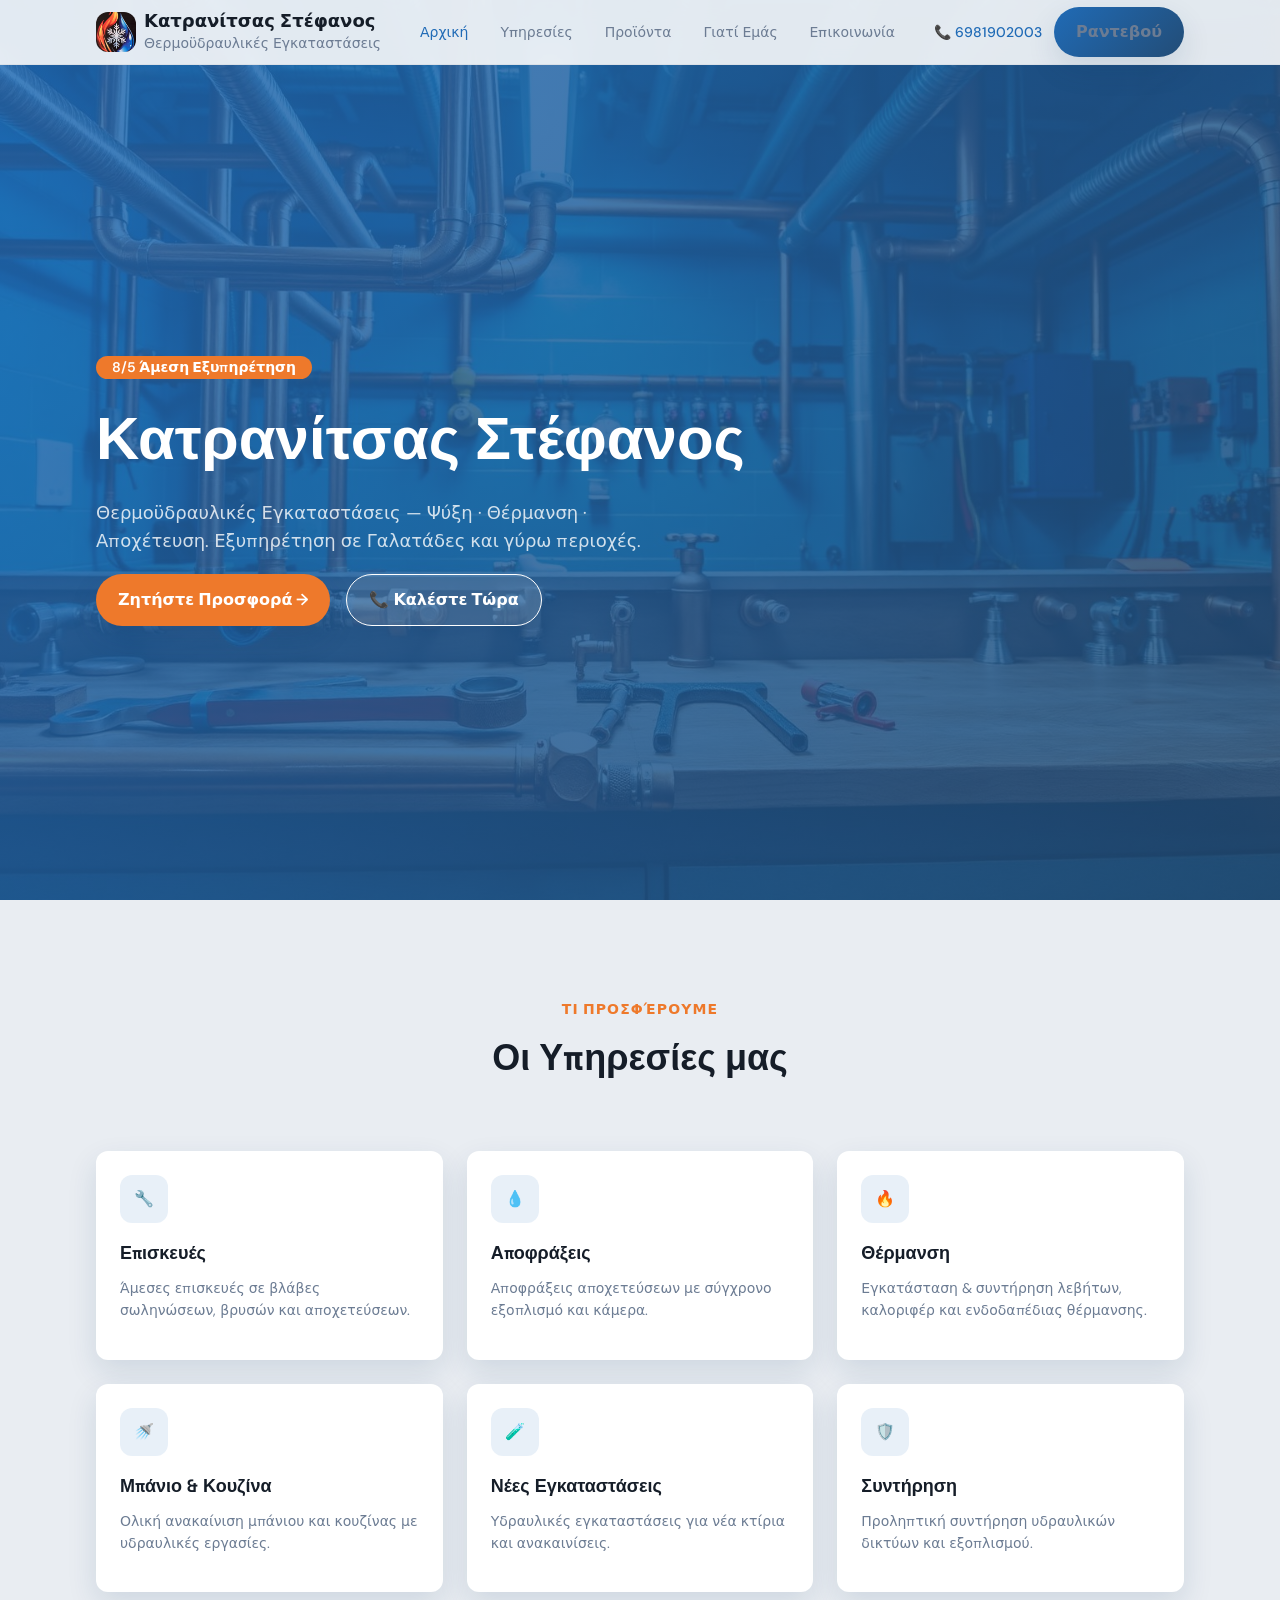
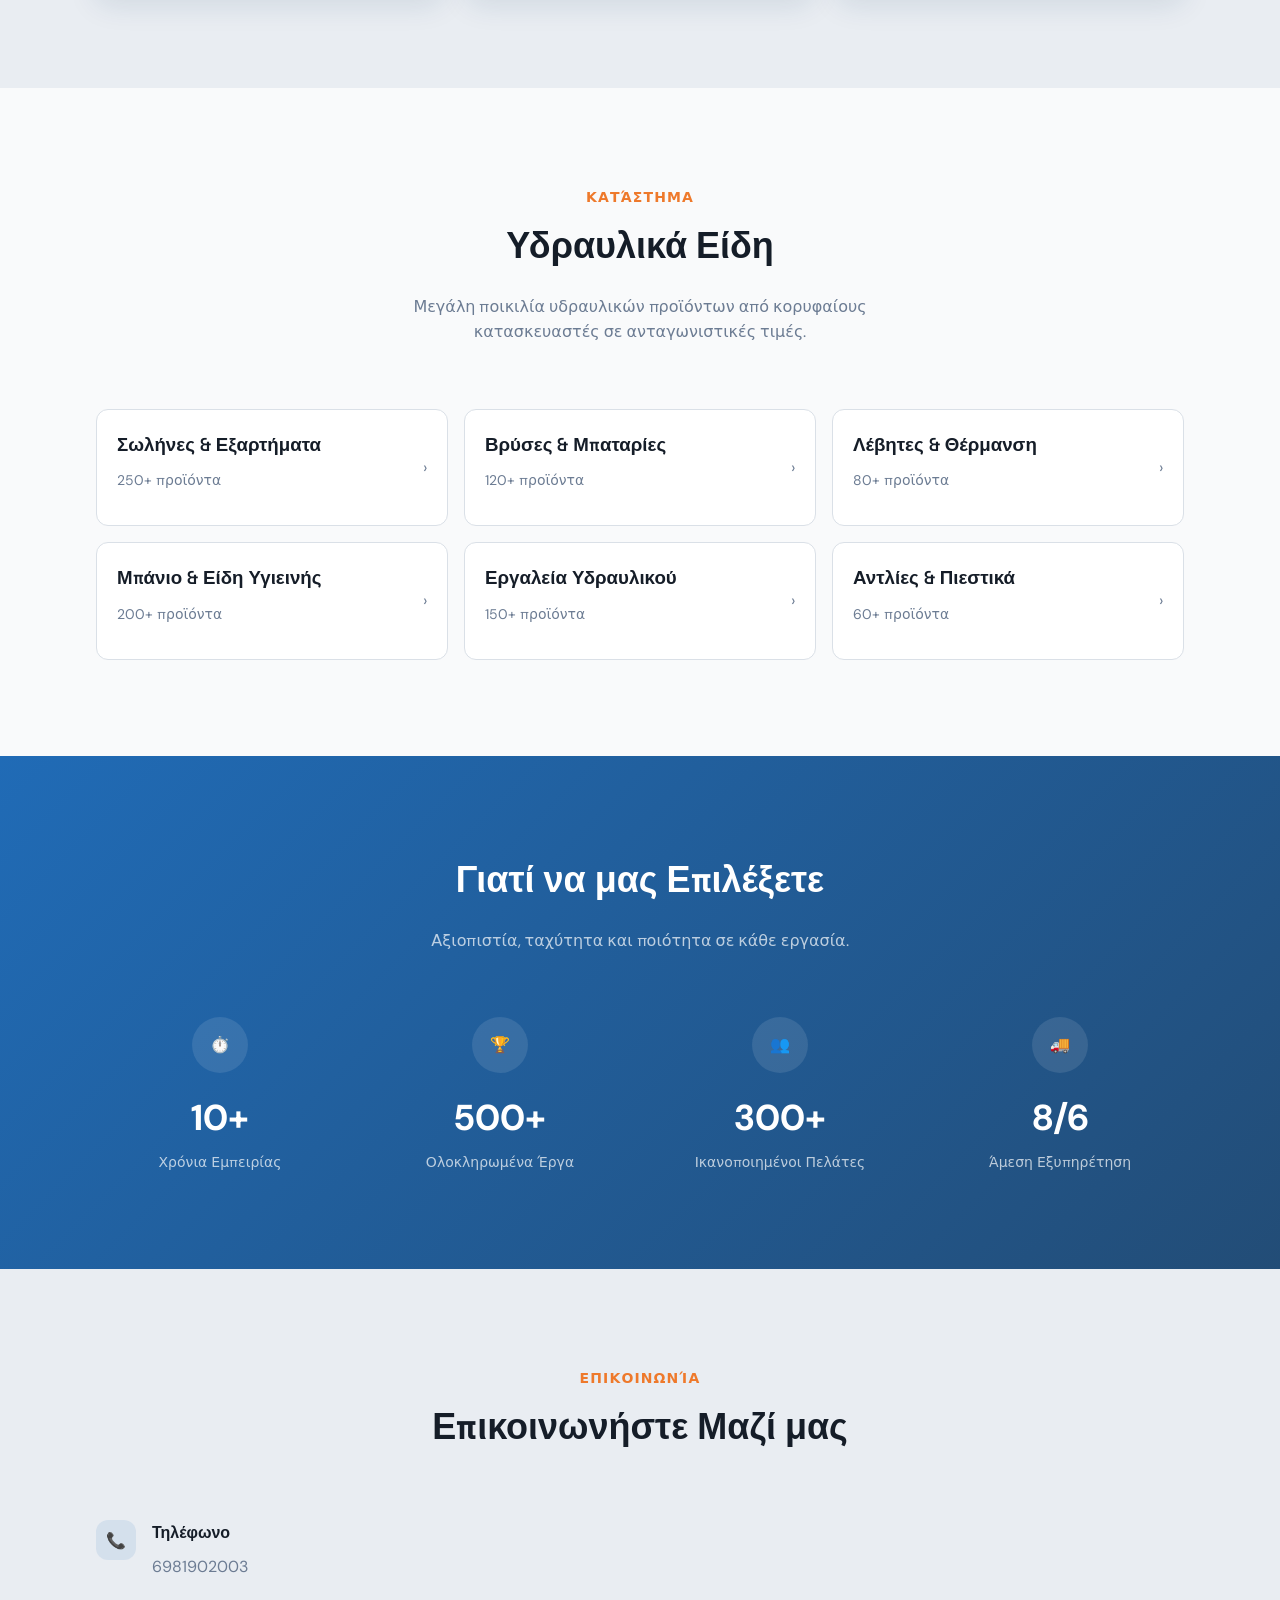
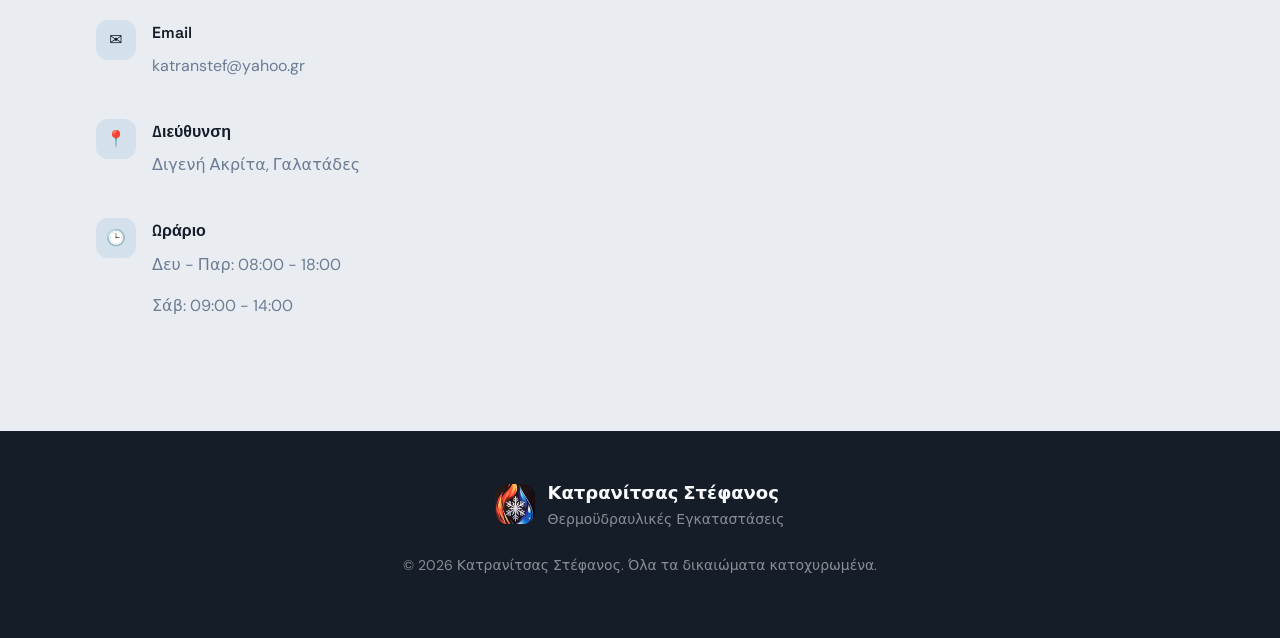
<file: main.html>
<!doctype html>
<html>
  <head>
    <meta charset="UTF-8" />
    <meta name="viewport" content="width=device-width, initial-scale=1" />
    <title>Plumber Buddy Pro</title>
    <link rel="stylesheet" href="/index.css" />
    <link rel="stylesheet" href="/App.css" />
  <script defer src="/static/js/main.e4d0ba6e.js"></script></head>
  <body>
    <main id="app"></main>
  </body>
</html>
</file>
<file: index.css>
@import url('https://fonts.googleapis.com/css2?family=Space+Grotesk:wght@400;500;600;700&family=DM+Sans:wght@400;500;600;700&display=swap');

:root {
  --background: hsl(210 20% 98%);
  --foreground: hsl(215 30% 12%);
  --card: hsl(0 0% 100%);
  --card-foreground: hsl(215 30% 12%);
  --primary: hsl(210 70% 42%);
  --primary-foreground: hsl(0 0% 100%);
  --secondary: hsl(210 25% 93%);
  --secondary-foreground: hsl(215 30% 12%);
  --muted: hsl(210 20% 95%);
  --muted-foreground: hsl(215 15% 50%);
  --accent: hsl(24 85% 55%);
  --accent-foreground: hsl(0 0% 100%);
  --border: hsl(210 20% 88%);
  --radius: 0.75rem;

  --font-display: 'Space Grotesk', sans-serif;
  --font-body: 'DM Sans', sans-serif;
}

*,
*::before,
*::after {
  box-sizing: border-box;
}

html,
body {
  margin: 0;
  padding: 0;
}

body {
  font-family: var(--font-body);
  background: var(--background);
  color: var(--foreground);
  line-height: 1.6;
}

img {
  max-width: 100%;
  height: auto;
  display: block;
}

a {
  color: inherit;
  text-decoration: none;
}

h1,
h2,
h3,
h4,
h5,
h6 {
  font-family: var(--font-display);
  margin: 0 0 0.5em;
}

p {
  margin: 0 0 1em;
}
</file>
<file: App.css>
:root {
  --bg: hsl(210 20% 98%);
  --text: hsl(215 30% 12%);
  --muted: hsl(215 15% 50%);
  --primary: hsl(210 70% 42%);
  --primary-dark: hsl(210 55% 30%);
  --accent: hsl(24 85% 55%);
  --surface: #fff;
  --border: hsl(210 20% 88%);
  --shadow: 0 12px 30px rgba(14, 58, 97, 0.12);
  --radius: 16px;
}

*,
*::before,
*::after {
  box-sizing: border-box;
}

body {
  margin: 0;
  font-family: 'DM Sans', system-ui, -apple-system, sans-serif;
  color: var(--text);
  background: var(--bg);
  line-height: 1.6;
}

img {
  max-width: 100%;
  display: block;
}

a {
  color: inherit;
  text-decoration: none;
}

.container {
  width: min(1120px, 90%);
  margin: 0 auto;
}

.site-header {
  position: sticky;
  top: 0;
  z-index: 20;
  background: rgba(255, 255, 255, 0.9);
  border-bottom: 1px solid var(--border);
  backdrop-filter: blur(8px);
}

.site-header .container {
  display: grid;
  grid-template-columns: auto 1fr auto;
  gap: 24px;
  align-items: center;
  padding: 16px 0;
}

.brand {
  display: flex;
  align-items: center;
  gap: 12px;
}

.brand-mark {
  width: 44px;
  height: 44px;
  border-radius: 12px;
  background: linear-gradient(135deg, var(--primary), var(--primary-dark));
  color: #fff;
  display: grid;
  place-items: center;
  font-weight: 700;
}

.brand-text {
  display: flex;
  flex-direction: column;
}

.brand-title {
  font-family: 'Space Grotesk', system-ui, sans-serif;
  font-weight: 700;
}

.brand-subtitle {
  font-size: 0.85rem;
  color: var(--muted);
}

.site-nav {
  display: flex;
  gap: 18px;
  justify-content: center;
  flex-wrap: wrap;
}

.site-nav a {
  padding: 6px 8px;
  border-radius: 8px;
  transition: background 0.2s, color 0.2s;
}

.site-nav a:hover {
  background: hsl(210 25% 93%);
  color: var(--primary);
}

.cta-button,
.ghost-button {
  padding: 12px 22px;
  border-radius: 999px;
  font-weight: 600;
  display: inline-flex;
  align-items: center;
  gap: 8px;
  border: none;
  cursor: pointer;
}

.cta-button {
  background: linear-gradient(135deg, var(--primary), var(--primary-dark));
  color: #fff;
  box-shadow: var(--shadow);
}

.ghost-button {
  background: transparent;
  color: var(--primary);
  border: 1px solid var(--border);
}

.hero {
  background: linear-gradient(135deg, rgba(31, 110, 170, 0.1), rgba(243, 146, 53, 0.1));
  padding: 64px 0;
}

.hero-grid {
  display: grid;
  gap: 32px;
  grid-template-columns: repeat(auto-fit, minmax(280px, 1fr));
  align-items: center;
}

.hero-content h1 {
  font-family: 'Space Grotesk', system-ui, sans-serif;
  font-size: clamp(2.4rem, 4vw, 3.4rem);
  margin: 12px 0;
}

.eyebrow {
  text-transform: uppercase;
  font-size: 0.8rem;
  letter-spacing: 0.12em;
  color: var(--primary);
  font-weight: 600;
}

.lead {
  font-size: 1.05rem;
  color: var(--muted);
  max-width: 560px;
}

.hero-actions {
  display: flex;
  gap: 12px;
  margin: 24px 0;
  flex-wrap: wrap;
}

.hero-metrics {
  display: grid;
  grid-template-columns: repeat(auto-fit, minmax(150px, 1fr));
  gap: 16px;
}

.hero-metrics strong {
  display: block;
  font-size: 1.5rem;
  color: var(--primary);
}

.hero-metrics span {
  color: var(--muted);
  font-size: 0.9rem;
}

.hero-card {
  background: var(--surface);
  border-radius: var(--radius);
  box-shadow: var(--shadow);
  overflow: hidden;
}

.hero-card img {
  width: 100%;
  height: 320px;
  object-fit: cover;
}

.hero-card-info {
  padding: 18px;
}

.section {
  padding: 72px 0;
}

.section-muted {
  background: hsl(210 25% 96%);
}

.section-title {
  text-align: center;
  margin-bottom: 32px;
}

.section-title h2 {
  font-family: 'Space Grotesk', system-ui, sans-serif;
  margin-bottom: 8px;
}

.card-grid {
  display: grid;
  gap: 20px;
  grid-template-columns: repeat(auto-fit, minmax(220px, 1fr));
}

.card {
  background: var(--surface);
  padding: 24px;
  border-radius: 18px;
  box-shadow: var(--shadow);
  border: 1px solid transparent;
  transition: transform 0.2s, border 0.2s;
}

.card:hover {
  transform: translateY(-4px);
  border-color: var(--border);
}

.split {
  display: grid;
  gap: 32px;
  grid-template-columns: repeat(auto-fit, minmax(260px, 1fr));
  align-items: center;
}

.panel {
  background: var(--surface);
  padding: 28px;
  border-radius: 18px;
  box-shadow: var(--shadow);
}

.checklist {
  list-style: none;
  padding: 0;
  margin: 16px 0 0;
}

.checklist li {
  position: relative;
  padding-left: 28px;
  margin-bottom: 12px;
}

.checklist li::before {
  content: '✓';
  position: absolute;
  left: 0;
  color: var(--accent);
  font-weight: 700;
}

.page-hero {
  padding: 56px 0 24px;
  background: linear-gradient(135deg, rgba(31, 110, 170, 0.08), rgba(243, 146, 53, 0.08));
}

.page-hero h1 {
  font-family: 'Space Grotesk', system-ui, sans-serif;
  margin-bottom: 8px;
}

.contact-form {
  display: grid;
  gap: 14px;
  background: var(--surface);
  padding: 24px;
  border-radius: 18px;
  box-shadow: var(--shadow);
}

.contact-form label {
  display: grid;
  gap: 6px;
  font-weight: 600;
}

.contact-form input,
.contact-form textarea {
  padding: 10px 12px;
  border-radius: 10px;
  border: 1px solid var(--border);
  font-family: inherit;
}

.site-footer {
  border-top: 1px solid var(--border);
  padding: 24px 0;
  text-align: center;
  color: var(--muted);
  background: #fff;
}

@media (max-width: 900px) {
  .site-header .container {
    grid-template-columns: 1fr;
    text-align: center;
  }
  .site-nav {
    justify-content: center;
  }
  .cta-button {
    justify-self: center;
  }
}

/* Utility-style helpers (Lovable layout parity) */
.min-h-screen {
  min-height: 100vh;
}

.bg-background {
  background: var(--bg);
}

.bg-secondary {
  background: var(--secondary);
}

.bg-card {
  background: var(--card);
}

.bg-foreground {
  background: var(--foreground);
}

.bg-accent {
  background: var(--accent);
}

.bg-accent-gradient {
  background: linear-gradient(135deg, hsl(24 85% 55%), hsl(24 75% 45%));
}

.bg-hero-gradient {
  background: linear-gradient(135deg, hsl(210 70% 42%), hsl(210 55% 30%));
}

.bg-background\/90 {
  background: hsla(210 20% 98% / 0.9);
}

.bg-primary\/10 {
  background: hsla(210 70% 42% / 0.1);
}

.bg-primary-foreground\/10 {
  background: hsla(0 0% 100% / 0.1);
}

.bg-primary-foreground\/20 {
  background: hsla(0 0% 100% / 0.2);
}

.text-foreground {
  color: var(--text);
}

.text-muted-foreground {
  color: var(--muted);
}

.text-primary {
  color: var(--primary);
}

.text-primary-foreground {
  color: #fff;
}

.text-primary-foreground\/70 {
  color: rgba(255, 255, 255, 0.7);
}

.text-primary-foreground\/80 {
  color: rgba(255, 255, 255, 0.8);
}

.text-accent {
  color: var(--accent);
}

.text-accent-foreground {
  color: #fff;
}

.text-background {
  color: var(--bg);
}

.text-background\/50 {
  color: rgba(255, 255, 255, 0.5);
}

.border {
  border: 1px solid var(--border);
}

.border-b {
  border-bottom: 1px solid var(--border);
}

.border-border {
  border-color: var(--border);
}

.border-primary-foreground {
  border-color: #fff;
}

.rounded-lg {
  border-radius: 0.75rem;
}

.rounded-full {
  border-radius: 999px;
}

.shadow-card {
  box-shadow: var(--shadow);
}

.shadow-card-hover {
  box-shadow: 0 18px 36px rgba(14, 58, 97, 0.18);
}

.hover\:shadow-card:hover {
  box-shadow: var(--shadow);
}

.hover\:shadow-card-hover:hover {
  box-shadow: 0 18px 36px rgba(14, 58, 97, 0.18);
}

.transition-colors {
  transition: color 0.2s, background 0.2s, border-color 0.2s;
}

.transition-shadow {
  transition: box-shadow 0.3s;
}

.transition-all {
  transition: all 0.3s;
}

.duration-300 {
  transition-duration: 0.3s;
}

.opacity-85 {
  opacity: 0.85;
}

.hover\:opacity-90:hover {
  opacity: 0.9;
}

.flex {
  display: flex;
}

.grid {
  display: grid;
}

.hidden {
  display: none;
}

.block {
  display: block;
}

.inline-block {
  display: inline-block;
}

.flex-col {
  flex-direction: column;
}

.items-center {
  align-items: center;
}

.items-start {
  align-items: flex-start;
}

.justify-between {
  justify-content: space-between;
}

.justify-center {
  justify-content: center;
}

.flex-shrink-0 {
  flex-shrink: 0;
}

.gap-2 {
  gap: 0.5rem;
}

.gap-3 {
  gap: 0.75rem;
}

.gap-4 {
  gap: 1rem;
}

.gap-6 {
  gap: 1.5rem;
}

.gap-8 {
  gap: 2rem;
}

.p-5 {
  padding: 1.25rem;
}

.p-6 {
  padding: 1.5rem;
}

.p-8 {
  padding: 2rem;
}

.px-4 {
  padding-left: 1rem;
  padding-right: 1rem;
}

.pb-4 {
  padding-bottom: 1rem;
}

.py-12 {
  padding-top: 3rem;
  padding-bottom: 3rem;
}

.py-24 {
  padding-top: 6rem;
  padding-bottom: 6rem;
}

.pt-20 {
  padding-top: 5rem;
}

.mb-1 {
  margin-bottom: 0.25rem;
}

.mb-4 {
  margin-bottom: 1rem;
}

.mb-6 {
  margin-bottom: 1.5rem;
}

.mb-16 {
  margin-bottom: 4rem;
}

.mt-1 {
  margin-top: 0.25rem;
}

.mt-2 {
  margin-top: 0.5rem;
}

.mt-4 {
  margin-top: 1rem;
}

.mx-auto {
  margin-left: auto;
  margin-right: auto;
}

.max-w-lg {
  max-width: 32rem;
}

.max-w-xl {
  max-width: 36rem;
}

.max-w-2xl {
  max-width: 42rem;
}

.w-full {
  width: 100%;
}

.h-full {
  height: 100%;
}

.h-16 {
  height: 4rem;
}

.w-10 {
  width: 2.5rem;
}

.h-10 {
  height: 2.5rem;
}

.w-12 {
  width: 3rem;
}

.h-12 {
  height: 3rem;
}

.w-14 {
  width: 3.5rem;
}

.h-14 {
  height: 3.5rem;
}

.text-center {
  text-align: center;
}

.text-sm {
  font-size: 0.875rem;
}

.text-base {
  font-size: 1rem;
}

.text-lg {
  font-size: 1.125rem;
}

.text-2xl {
  font-size: 1.5rem;
}

.text-3xl {
  font-size: 1.875rem;
}

.text-4xl {
  font-size: 2.25rem;
}

.text-6xl {
  font-size: 3.75rem;
}

.font-display {
  font-family: 'Space Grotesk', system-ui, sans-serif;
}

.font-medium {
  font-weight: 500;
}

.font-semibold {
  font-weight: 600;
}

.font-bold {
  font-weight: 700;
}

.leading-tight {
  line-height: 1.2;
}

.tracking-wider {
  letter-spacing: 0.08em;
}

.uppercase {
  text-transform: uppercase;
}

.relative {
  position: relative;
}

.absolute {
  position: absolute;
}

.fixed {
  position: fixed;
}

.top-0 {
  top: 0;
}

.left-0 {
  left: 0;
}

.right-0 {
  right: 0;
}

.inset-0 {
  inset: 0;
}

.z-50 {
  z-index: 50;
}

.overflow-hidden {
  overflow: hidden;
}

.object-cover {
  object-fit: cover;
}

.cursor-pointer {
  cursor: pointer;
}

.backdrop-blur-md {
  backdrop-filter: blur(12px);
}

.space-y-5 > * + * {
  margin-top: 1.25rem;
}

.space-y-6 > * + * {
  margin-top: 1.5rem;
}

.group:hover .group-hover\:text-primary {
  color: var(--primary);
}

.hover\:border-primary\/40:hover {
  border-color: hsla(210 70% 42% / 0.4);
}

.hover\:bg-accent\/90:hover {
  background: hsla(24 85% 55% / 0.9);
}

.hover\:bg-primary-foreground\/20:hover {
  background: hsla(0 0% 100% / 0.2);
}

@media (min-width: 640px) {
  .sm\:flex-row {
    flex-direction: row;
  }
}

@media (min-width: 768px) {
  .md\:flex {
    display: flex;
  }
  .md\:hidden {
    display: none;
  }
  .md\:grid-cols-2 {
    grid-template-columns: repeat(2, minmax(0, 1fr));
  }
  .md\:text-4xl {
    font-size: 2.25rem;
  }
  .md\:text-6xl {
    font-size: 3.75rem;
  }
}

@media (min-width: 1024px) {
  .lg\:grid-cols-3 {
    grid-template-columns: repeat(3, minmax(0, 1fr));
  }
  .lg\:grid-cols-4 {
    grid-template-columns: repeat(4, minmax(0, 1fr));
  }
}

@keyframes shimmer {
  0% {
    transform: translateX(-100%);
  }
  100% {
    transform: translateX(100%);
  }
}

.skeleton {
  position: relative;
  overflow: hidden;
}

.skeleton::after {
  content: '';
  position: absolute;
  inset: 0;
  background: linear-gradient(90deg, transparent, rgba(255, 255, 255, 0.4), transparent);
  transform: translateX(-100%);
  animation: shimmer 1.5s ease-in-out infinite;
}
</file>
